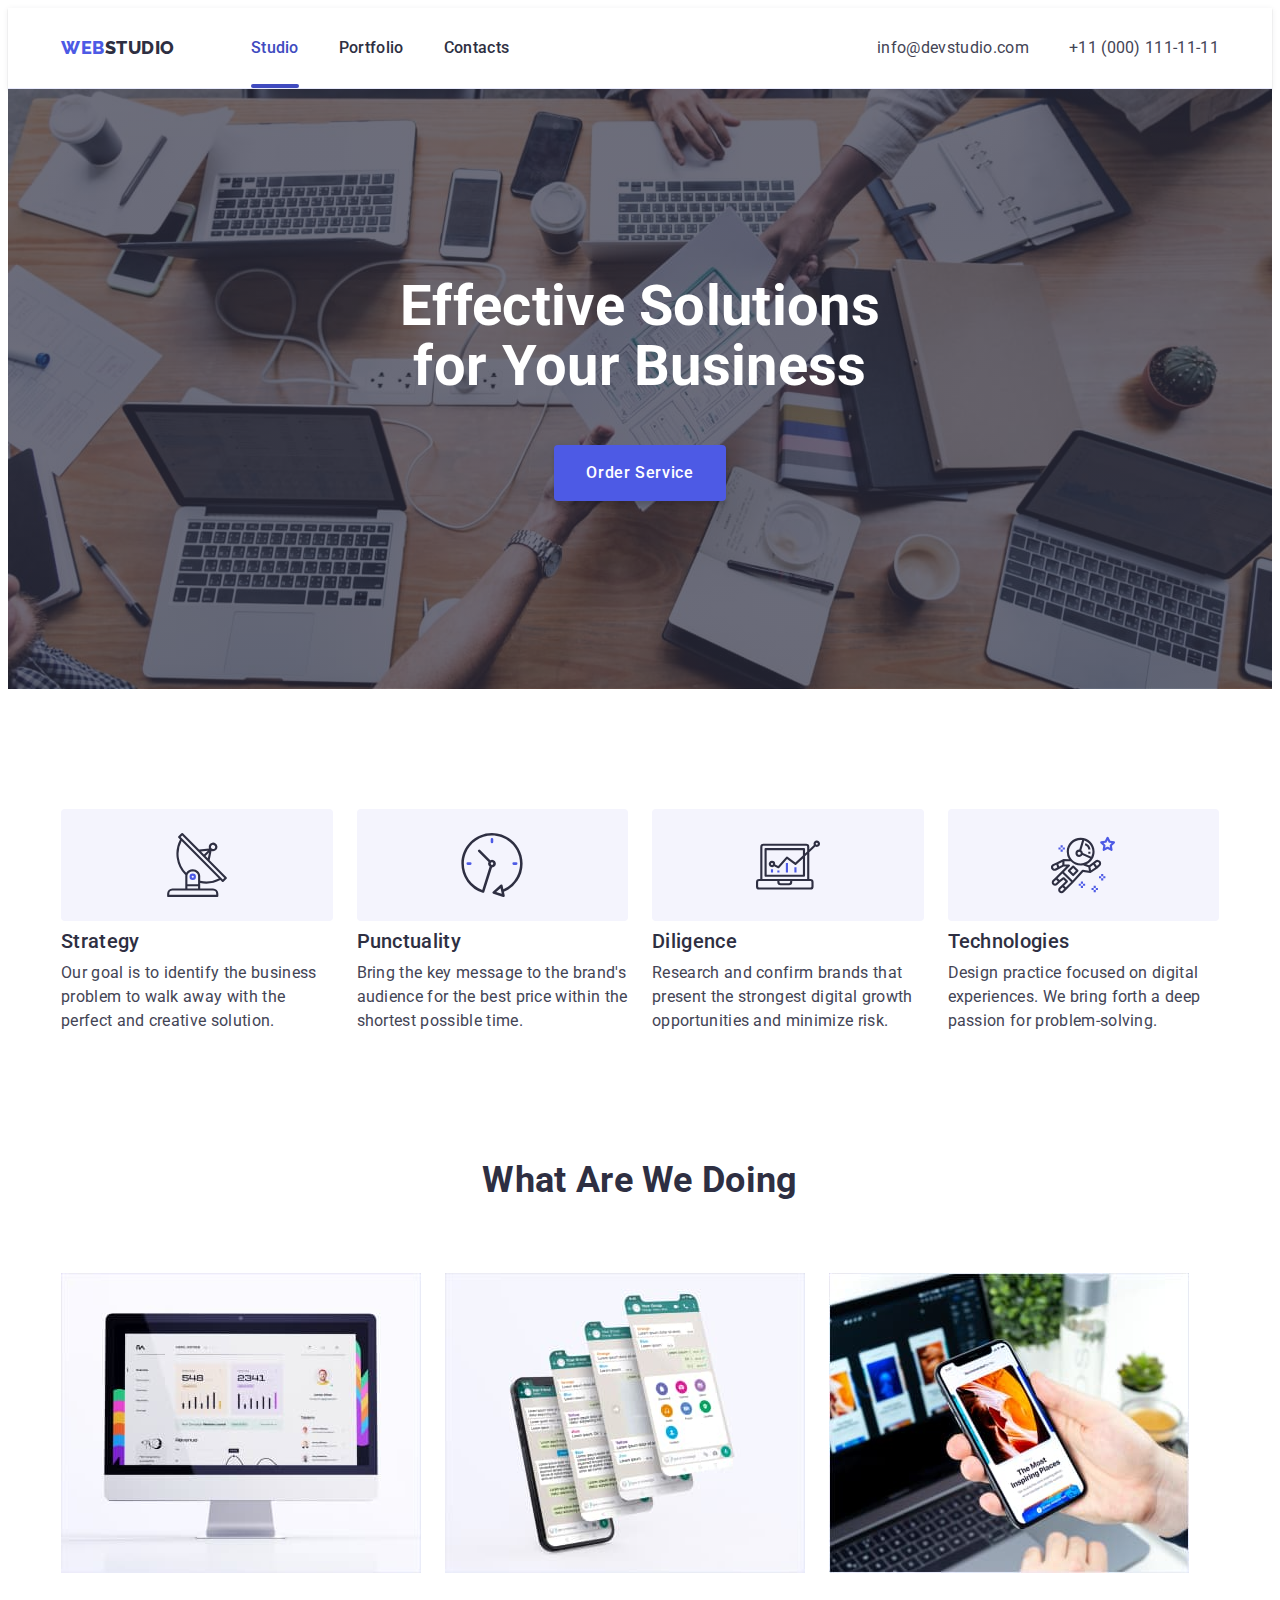
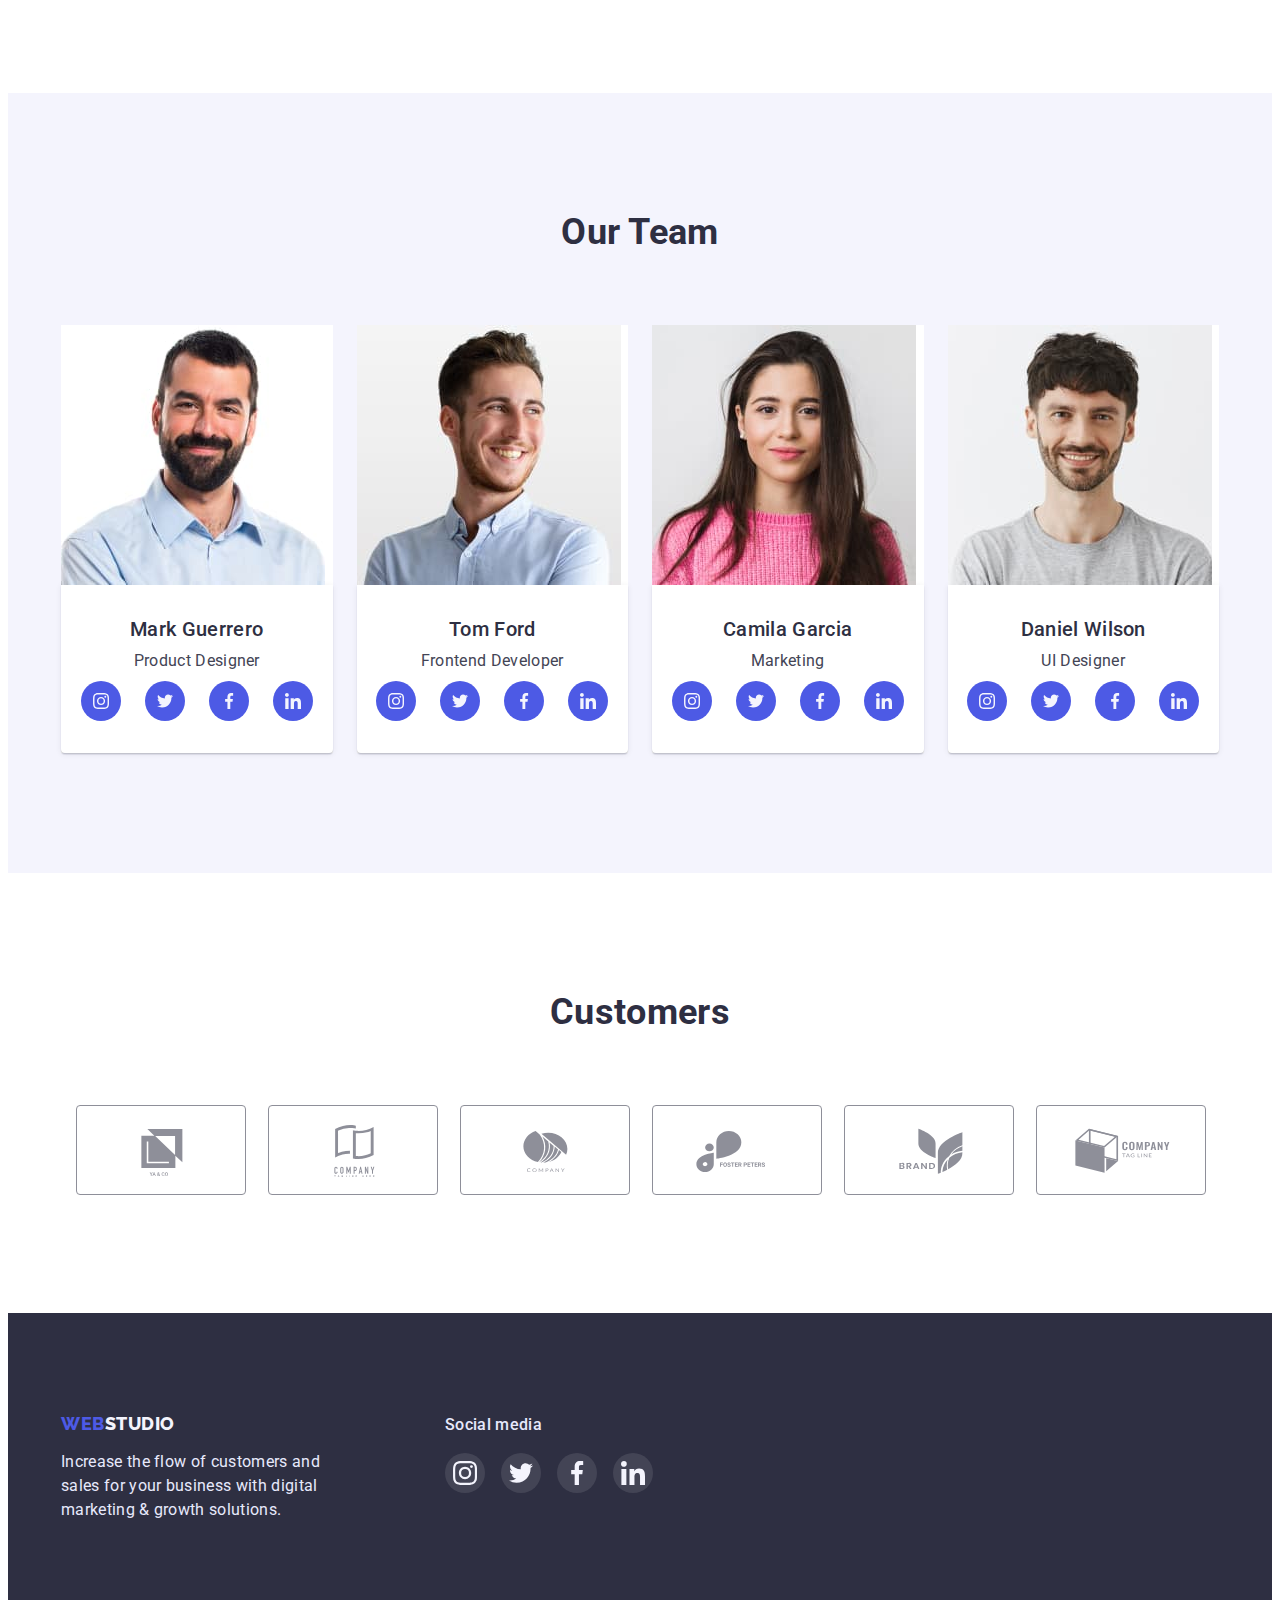
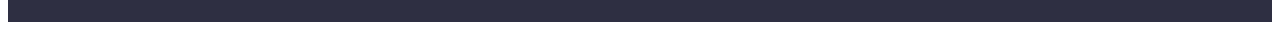
<file: index.html>
<!DOCTYPE html>
<html lang="en">
  <head>
    <meta charset="UTF-8" />
    <meta http-equiv="X-UA-Compatible" content="IE=edge" />
    <meta name="viewport" content="width=device-width, initial-scale=1.0" />
    <title>Web Studio</title>
    <link rel="preconnect" href="https://fonts.googleapis.com" />
    <link rel="preconnect" href="https://fonts.gstatic.com" crossorigin />
    <link
      href="https://fonts.googleapis.com/css2?family=Raleway:wght@800&family=Roboto:wght@400;500;700;900&display=swap"
      rel="stylesheet"
    />
    <link
      rel="stylesheet"
      href="https://cdnjs.cloudflare.com/ajax/libs/modern-normalize/1.1.0/modern-normalize.min.css"
      integrity="sha512-wpPYUAdjBVSE4KJnH1VR1HeZfpl1ub8YT/NKx4PuQ5NmX2tKuGu6U/JRp5y+Y8XG2tV+wKQpNHVUX03MfMFn9Q=="
      crossorigin="anonymous"
      referrerpolicy="no-referrer"
    />
    <link rel="stylesheet" href="./css/styles.css" />
  </head>
  <body>
    <!-- HEADER -->
    <header class="header">
      <div class="container header-container">
        <nav class="header-nav">
          <a class="logo header-logo link" href="./index.html"
            >web<span class="header-logo-accent">studio</span></a
          >
          <ul class="header-list list">
            <li class="header-item">
              <a class="header-link link current" href="./index.html">Studio</a>
            </li>
            <li class="header-item">
              <a class="header-link link" href="./portfolio.html">Portfolio</a>
            </li>
            <li class="header-item">
              <a class="header-link link" href="">Contacts</a>
            </li>
          </ul>
        </nav>
        <address class="header-contacts">
          <ul class="header-contact-list list">
            <li class="header-list-item">
              <a class="header-mail link" href="mailto:info@devstudio.com"
                >info@devstudio.com</a
              >
            </li>
            <li class="header-list-item">
              <a class="header-phone-number link" href="tel:+110001111111"
                >+11 (000) 111-11-11</a
              >
            </li>
          </ul>
        </address>
      </div>
    </header>
    <!-- MAIN -->
    <main>
      <!-- HERO -->
      <section class="hero-section">
        <div class="container">
          <h1 class="hero-title">Effective Solutions for Your Business</h1>
          <button class="hero-btn" type="button" data-modal-open>
            Order Service
          </button>
        </div>
      </section>
      <!-- FEATURES -->
      <section class="section">
        <div class="container">
          <h2 class="section-title visually-hidden">Features</h2>
          <ul class="feature-list list">
            <li class="feature-item">
              <div class="feature-icons">
                <svg class="feature-icon" width="64" height="64">
                  <use href="./images/icons.svg#icon-antenna"></use>
                </svg>
              </div>
              <h3 class="subtitle">Strategy</h3>
              <p class="description">
                Our goal is to identify the business problem to walk away with
                the perfect and creative solution.
              </p>
            </li>
            <li class="feature-item">
              <div class="feature-icons">
                <svg class="feature-icon" width="64" height="64">
                  <use href="./images/icons.svg#icon-clock"></use>
                </svg>
              </div>
              <h3 class="subtitle">Punctuality</h3>
              <p class="description">
                Bring the key message to the brand's audience for the best price
                within the shortest possible time.
              </p>
            </li>
            <li class="feature-item">
              <div class="feature-icons">
                <svg class="feature-icon" width="64" height="64">
                  <use href="./images/icons.svg#icon-diagram"></use>
                </svg>
              </div>
              <h3 class="subtitle">Diligence</h3>
              <p class="description">
                Research and confirm brands that present the strongest digital
                growth opportunities and minimize risk.
              </p>
            </li>
            <li class="feature-item">
              <div class="feature-icons">
                <svg class="feature-icon" width="64" height="64">
                  <use href="./images/icons.svg#icon-astronaut"></use>
                </svg>
              </div>
              <h3 class="subtitle">Technologies</h3>
              <p class="description">
                Design practice focused on digital experiences. We bring forth a
                deep passion for problem-solving.
              </p>
            </li>
          </ul>
        </div>
      </section>
      <!-- WHAT ARE WE DOING -->
      <section class="section activities-section">
        <div class="container">
          <h2 class="section-title">What are we doing</h2>
          <ul class="activities-list list">
            <li class="activities">
              <img
                src="./images/what-are-we-doing/desktop-application.jpg"
                alt="desktop application"
                width="360"
                height="300"
              />
            </li>
            <li class="activities">
              <img
                src="./images/what-are-we-doing/cellphone.jpg"
                alt="cellphone"
                width="360"
                height="300"
              />
            </li>
            <li class="activities">
              <img
                src="./images/what-are-we-doing/mobile-application.jpg"
                alt="mobile aplication"
                width="360"
                height="300"
              />
            </li>
          </ul>
        </div>
      </section>
      <!-- OUR TEAM -->
      <section class="section team">
        <div class="container">
          <h2 class="section-title">Our Team</h2>
          <ul class="team-list list">
            <li class="list-item">
              <img
                class="team-card-photo"
                src="./images/employees/mark-guerrero.jpg"
                alt="Mark Guerrero"
                width="264"
                height="260"
              />
              <div class="team-card-content-wrapper">
                <h3 class="subtitle">Mark Guerrero</h3>
                <p class="description">Product Designer</p>
                <ul class="socials list">
                  <li class="socials-item">
                    <a
                      class="socials-link"
                      href="https://instagram.com"
                      target="_blank"
                      rel="noopener noreferrer"
                      aria-label="Instagram link"
                    >
                      <svg class="socials-icon" width="16" height="16">
                        <use href="./images/icons.svg#icon-instagram"></use>
                      </svg>
                    </a>
                  </li>
                  <li class="socials-item">
                    <a
                      class="socials-link"
                      href="https://twitter.com"
                      target="_blank"
                      rel="noopener noreferrer"
                      aria-label="Twitter link"
                    >
                      <svg class="socials-icon" width="16" height="16">
                        <use href="./images/icons.svg#icon-twitter"></use>
                      </svg>
                    </a>
                  </li>
                  <li class="socials-item">
                    <a
                      class="socials-link"
                      href="https://facebook.com"
                      target="_blank"
                      rel="noopener noreferrer"
                      aria-label="Facebook link"
                    >
                      <svg class="socials-icon" width="16" height="16">
                        <use href="./images/icons.svg#icon-facebook"></use>
                      </svg>
                    </a>
                  </li>
                  <li class="socials-item">
                    <a
                      class="socials-link"
                      href="https://linkedin.com"
                      target="_blank"
                      rel="noopener noreferrer"
                      aria-label="Linkedin link"
                    >
                      <svg class="socials-icon" width="16" height="16">
                        <use href="./images/icons.svg#icon-linkedin"></use>
                      </svg>
                    </a>
                  </li>
                </ul>
              </div>
            </li>
            <li class="list-item">
              <img
                class="team-card-photo"
                src="./images/employees/tom-ford.jpg"
                alt="Tom Ford"
                width="264"
                height="260"
              />
              <div class="team-card-content-wrapper">
                <h3 class="subtitle">Tom Ford</h3>
                <p class="description">Frontend Developer</p>
                <ul class="socials list">
                  <li class="socials-item">
                    <a
                      class="socials-link"
                      href="https://instagram.com"
                      target="_blank"
                      rel="noopener noreferrer"
                      aria-label="Instagram link"
                    >
                      <svg class="socials-icon" width="16" height="16">
                        <use href="./images/icons.svg#icon-instagram"></use>
                      </svg>
                    </a>
                  </li>
                  <li class="socials-item">
                    <a
                      class="socials-link"
                      href="https://twitter.com"
                      target="_blank"
                      rel="noopener noreferrer"
                      aria-label="Twitter link"
                    >
                      <svg class="socials-icon" width="16" height="16">
                        <use href="./images/icons.svg#icon-twitter"></use>
                      </svg>
                    </a>
                  </li>
                  <li class="socials-item">
                    <a
                      class="socials-link"
                      href="https://facebook.com"
                      target="_blank"
                      rel="noopener noreferrer"
                      aria-label="Facebook link"
                    >
                      <svg class="socials-icon" width="16" height="16">
                        <use href="./images/icons.svg#icon-facebook"></use>
                      </svg>
                    </a>
                  </li>
                  <li class="socials-item">
                    <a
                      class="socials-link"
                      href="https://linkedin.com"
                      target="_blank"
                      rel="noopener noreferrer"
                      aria-label="Linkedin link"
                    >
                      <svg class="socials-icon" width="16" height="16">
                        <use href="./images/icons.svg#icon-linkedin"></use>
                      </svg>
                    </a>
                  </li>
                </ul>
              </div>
            </li>
            <li class="list-item">
              <img
                class="team-card-photo"
                src="./images/employees/camila-garcia.jpg"
                alt="Camila Garcia"
                width="264"
                height="260"
              />
              <div class="team-card-content-wrapper">
                <h3 class="subtitle">Camila Garcia</h3>
                <p class="description">Marketing</p>
                <ul class="socials list">
                  <li class="socials-item">
                    <a
                      class="socials-link"
                      href="https://instagram.com"
                      target="_blank"
                      rel="noopener noreferrer"
                      aria-label="Instagram link"
                    >
                      <svg class="socials-icon" width="16" height="16">
                        <use href="./images/icons.svg#icon-instagram"></use>
                      </svg>
                    </a>
                  </li>
                  <li class="socials-item">
                    <a
                      class="socials-link"
                      href="https://twitter.com"
                      target="_blank"
                      rel="noopener noreferrer"
                      aria-label="Twitter link"
                    >
                      <svg class="socials-icon" width="16" height="16">
                        <use href="./images/icons.svg#icon-twitter"></use>
                      </svg>
                    </a>
                  </li>
                  <li class="socials-item">
                    <a
                      class="socials-link"
                      href="https://facebook.com"
                      target="_blank"
                      rel="noopener noreferrer"
                      aria-label="Facebook link"
                    >
                      <svg class="socials-icon" width="16" height="16">
                        <use href="./images/icons.svg#icon-facebook"></use>
                      </svg>
                    </a>
                  </li>
                  <li class="socials-item">
                    <a
                      class="socials-link"
                      href="https://linkedin.com"
                      target="_blank"
                      rel="noopener noreferrer"
                      aria-label="Linkedin link"
                    >
                      <svg class="socials-icon" width="16" height="16">
                        <use href="./images/icons.svg#icon-linkedin"></use>
                      </svg>
                    </a>
                  </li>
                </ul>
              </div>
            </li>
            <li class="list-item">
              <img
                class="team-card-photo"
                src="./images/employees/daniel-wilson.jpg"
                alt="Daniel Wilson"
                width="264"
                height="260"
              />
              <div class="team-card-content-wrapper">
                <h3 class="subtitle">Daniel Wilson</h3>
                <p class="description">UI Designer</p>
                <ul class="socials list">
                  <li class="socials-item">
                    <a
                      class="socials-link"
                      href="https://instagram.com"
                      target="_blank"
                      rel="noopener noreferrer"
                      aria-label="Instagram link"
                    >
                      <svg class="socials-icon" width="16" height="16">
                        <use href="./images/icons.svg#icon-instagram"></use>
                      </svg>
                    </a>
                  </li>
                  <li class="socials-item">
                    <a
                      class="socials-link"
                      href="https://twitter.com"
                      target="_blank"
                      rel="noopener noreferrer"
                      aria-label="Twitter link"
                    >
                      <svg class="socials-icon" width="16" height="16">
                        <use href="./images/icons.svg#icon-twitter"></use>
                      </svg>
                    </a>
                  </li>
                  <li class="socials-item">
                    <a
                      class="socials-link"
                      href="https://facebook.com"
                      target="_blank"
                      rel="noopener noreferrer"
                      aria-label="Facebook link"
                    >
                      <svg class="socials-icon" width="16" height="16">
                        <use href="./images/icons.svg#icon-facebook"></use>
                      </svg>
                    </a>
                  </li>
                  <li class="socials-item">
                    <a
                      class="socials-link"
                      href="https://linkedin.com"
                      target="_blank"
                      rel="noopener noreferrer"
                      aria-label="Linkedin link"
                    >
                      <svg class="socials-icon" width="16" height="16">
                        <use href="./images/icons.svg#icon-linkedin"></use>
                      </svg>
                    </a>
                  </li>
                </ul>
              </div>
            </li>
          </ul>
        </div>
      </section>
      <!-- CUSTOMERS -->
      <section class="section">
        <div class="container">
          <h2 class="section-title">Customers</h2>
          <ul class="customers list">
            <li class="customers-item">
              <a
                class="customers-link"
                href=""
                target="_blank"
                rel="noopener noreferrer"
                aria-label="Customer link"
              >
                <svg class="socials-icon" width="104" height="56">
                  <use href="./images/icons.svg#icon-logo"></use>
                </svg>
              </a>
            </li>
            <li class="customers-item">
              <a
                class="customers-link"
                href=""
                target="_blank"
                rel="noopener noreferrer"
                aria-label="Customer link"
              >
                <svg class="socials-icon" width="104" height="56">
                  <use href="./images/icons.svg#icon-logo-1"></use>
                </svg>
              </a>
            </li>
            <li class="customers-item">
              <a
                class="customers-link"
                href=""
                target="_blank"
                rel="noopener noreferrer"
                aria-label="Customer link"
              >
                <svg class="socials-icon" width="104" height="56">
                  <use href="./images/icons.svg#icon-logo-2"></use>
                </svg>
              </a>
            </li>
            <li class="customers-item">
              <a
                class="customers-link"
                href=""
                target="_blank"
                rel="noopener noreferrer"
                aria-label="Customer link"
              >
                <svg class="socials-icon" width="104" height="56">
                  <use href="./images/icons.svg#icon-logo-3"></use>
                </svg>
              </a>
            </li>
            <li class="customers-item">
              <a
                class="customers-link"
                href=""
                target="_blank"
                rel="noopener noreferrer"
                aria-label="Customer link"
              >
                <svg class="socials-icon" width="104" height="56">
                  <use href="./images/icons.svg#icon-logo-4"></use>
                </svg>
              </a>
            </li>
            <li class="customers-item">
              <a
                class="customers-link"
                href=""
                target="_blank"
                rel="noopener noreferrer"
                aria-label="Customer link"
              >
                <svg class="socials-icon" width="104" height="56">
                  <use href="./images/icons.svg#icon-logo-5"></use>
                </svg>
              </a>
            </li>
          </ul>
        </div>
      </section>
    </main>
    <!-- FOOTER -->
    <footer class="footer">
      <div class="footer-container container">
        <div class="footer-lesf-side">
          <a class="logo footer-logo link" href="./index.html"
            >web<span class="footer-logo-accent">studio</span></a
          >
          <p class="footer-text">
            Increase the flow of customers and sales for your business with
            digital marketing &amp; growth solutions.
          </p>
        </div>
        <div class="social-media">
          <h2 class="footer-socials-title">Social media</h2>
          <ul class="footer-socials list">
            <li class="footer-socials-item">
              <a
                class="footer-socials-link"
                href="https://instagram.com"
                target="_blank"
                rel="noopener noreferrer"
                aria-label="Instagram link"
              >
                <svg class="footer-socials-icon" width="24" height="24">
                  <use href="./images/icons.svg#icon-instagram"></use>
                </svg>
              </a>
            </li>
            <li class="footer-socials-item">
              <a
                class="footer-socials-link"
                href="https://twitter.com"
                target="_blank"
                rel="noopener noreferrer"
                aria-label="Twitter link"
              >
                <svg class="footer-socials-icon" width="24" height="24">
                  <use href="./images/icons.svg#icon-twitter"></use>
                </svg>
              </a>
            </li>
            <li class="footer-socials-item">
              <a
                class="footer-socials-link"
                href="https://facebook.com"
                target="_blank"
                rel="noopener noreferrer"
                aria-label="Facebook link"
              >
                <svg class="footer-socials-icon" width="24" height="24">
                  <use href="./images/icons.svg#icon-facebook"></use>
                </svg>
              </a>
            </li>
            <li class="footer-socials-item">
              <a
                class="footer-socials-link"
                href="https://linkedin.com"
                target="_blank"
                rel="noopener noreferrer"
                aria-label="Linkedin link"
              >
                <svg class="footer-socials-icon" width="24" height="24">
                  <use href="./images/icons.svg#icon-linkedin"></use>
                </svg>
              </a>
            </li>
          </ul>
        </div>
      </div>
    </footer>
    <!-- MODAL BUTTON -->
    <div class="backdrop is-hidden" data-modal>
      <div class="modal">
        <button class="modal-close-btn" type="button" data-modal-close>
          <svg class="modal-close-btn-icon" width="8" height="8">
            <use href="./images/icons.svg#close"></use>
          </svg>
        </button>
      </div>
    </div>
    <!-- JAVA SCRIPT -->
    <script src="./js/modal.js"></script>
  </body>
</html>
</file>
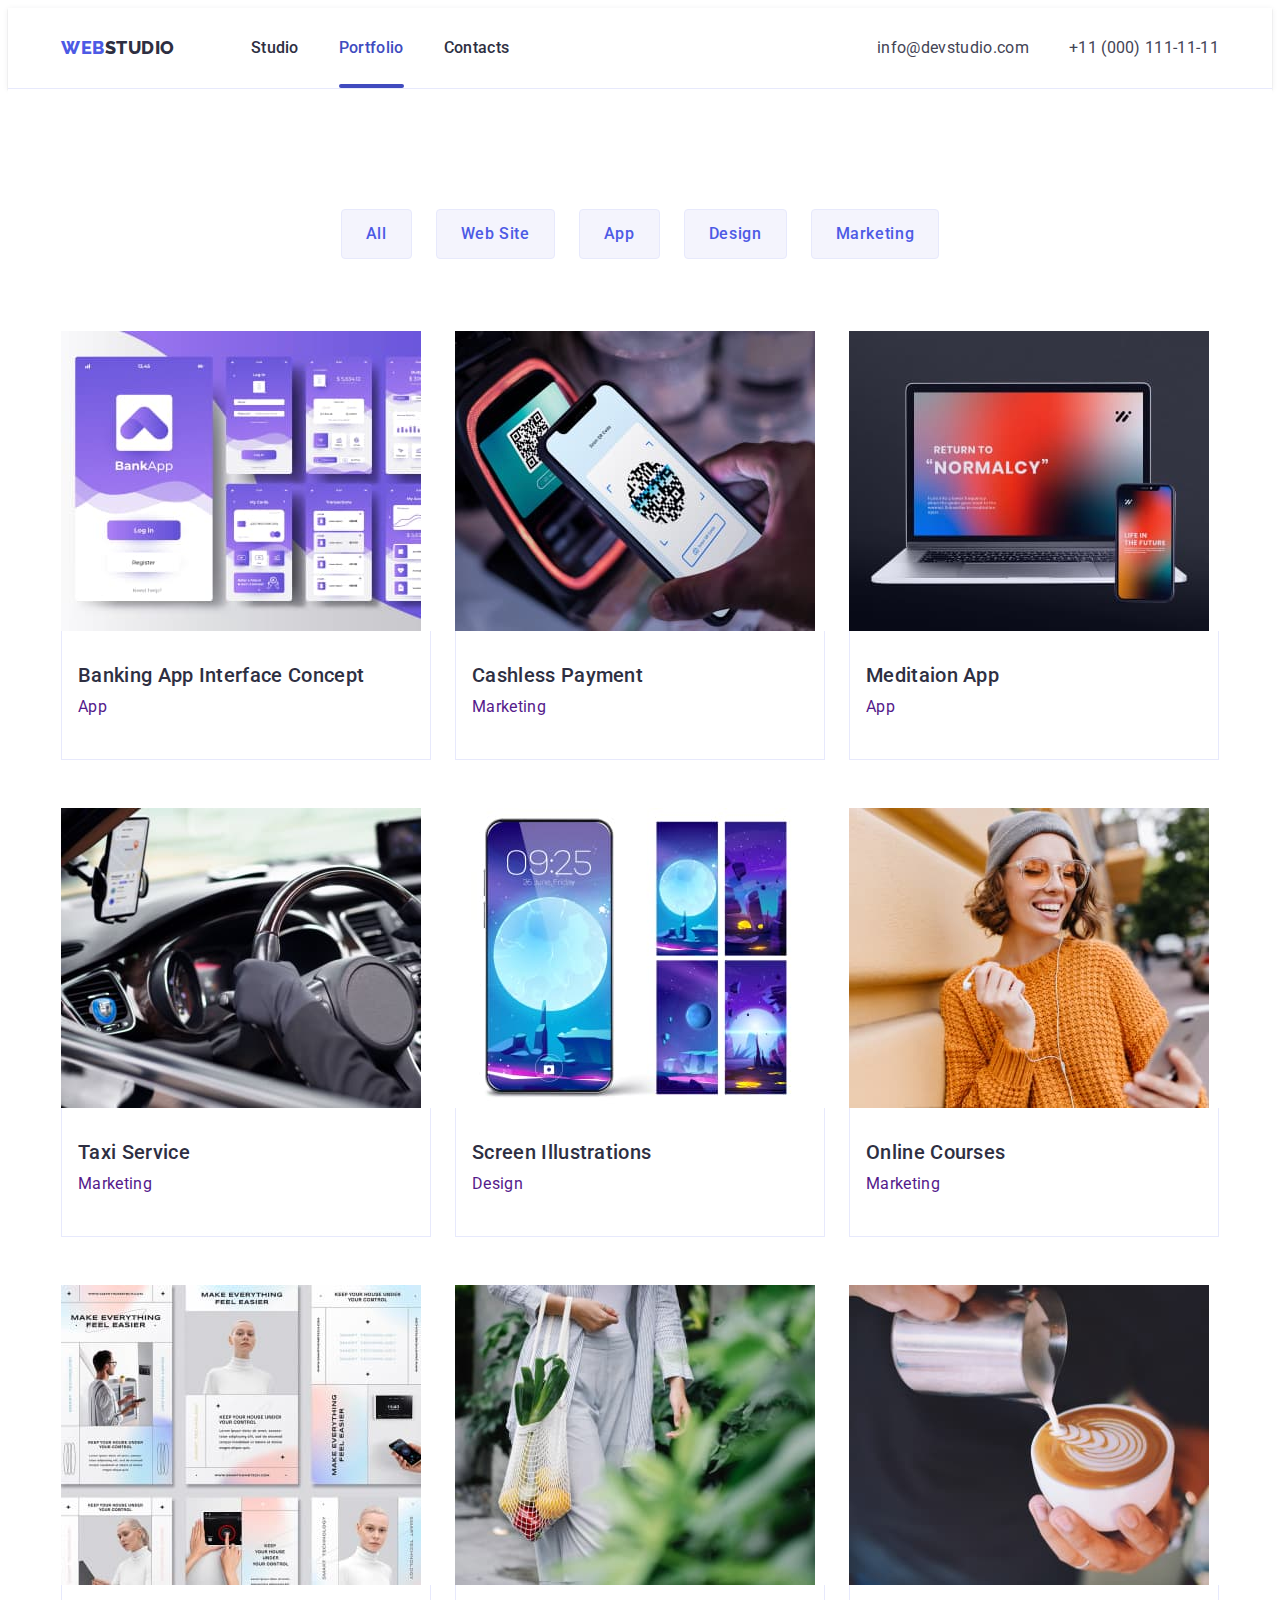
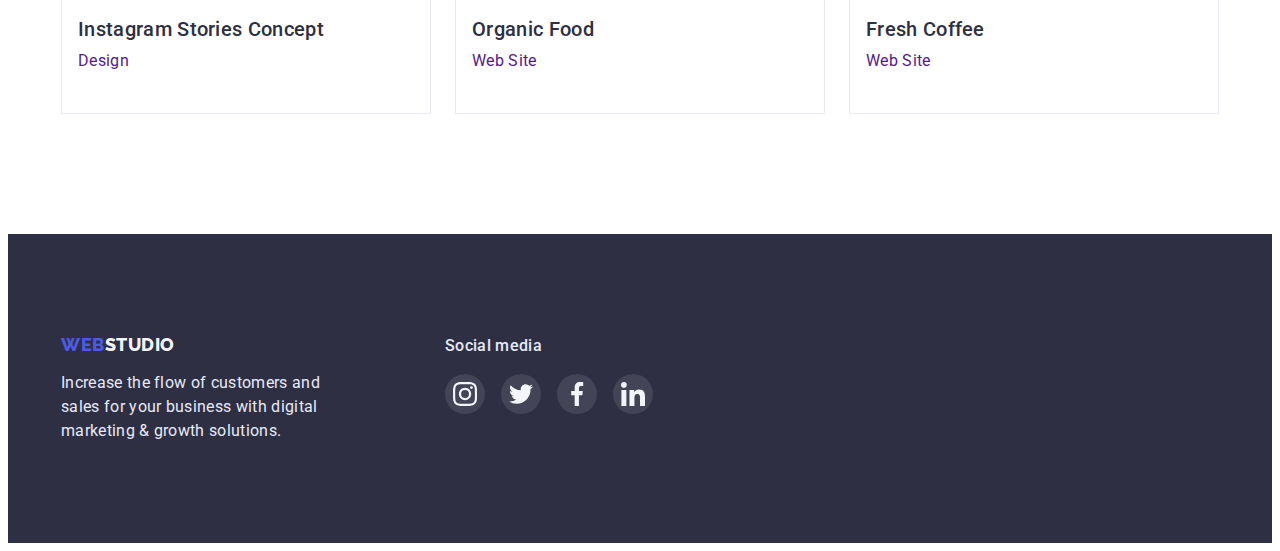
<file: portfolio.html>
<!DOCTYPE html>
<html lang="en">
  <head>
    <meta charset="UTF-8" />
    <meta http-equiv="X-UA-Compatible" content="IE=edge" />
    <meta name="viewport" content="width=device-width, initial-scale=1.0" />
    <title>Portfolio</title>
    <link rel="preconnect" href="https://fonts.googleapis.com" />
    <link rel="preconnect" href="https://fonts.gstatic.com" crossorigin />
    <link
      href="https://fonts.googleapis.com/css2?family=Raleway:wght@800&family=Roboto:wght@400;500;700;900&display=swap"
      rel="stylesheet"
    />
    <link
      rel="stylesheet"
      href="https://cdnjs.cloudflare.com/ajax/libs/modern-normalize/1.1.0/modern-normalize.min.css"
      integrity="sha512-wpPYUAdjBVSE4KJnH1VR1HeZfpl1ub8YT/NKx4PuQ5NmX2tKuGu6U/JRp5y+Y8XG2tV+wKQpNHVUX03MfMFn9Q=="
      crossorigin="anonymous"
      referrerpolicy="no-referrer"
    />
    <link rel="stylesheet" href="./css/styles.css" />
  </head>
  <body>
    <!-- HEADER -->
    <header class="header">
      <div class="container header-container">
        <nav class="header-nav">
          <a class="logo header-logo link" href="./index.html"
            >web<span class="header-logo-accent">studio</span></a
          >
          <ul class="header-list list">
            <li class="header-item">
              <a class="header-link link" href="./index.html">Studio</a>
            </li>
            <li class="header-item">
              <a class="header-link link current" href="./portfolio.html"
                >Portfolio</a
              >
            </li>
            <li class="header-item">
              <a class="header-link link" href="">Contacts</a>
            </li>
          </ul>
        </nav>
        <address class="header-contacts">
          <ul class="header-contact-list list">
            <li class="header-list-item">
              <a class="header-mail link" href="mailto:info@devstudio.com"
                >info@devstudio.com</a
              >
            </li>
            <li class="header-list-item">
              <a class="header-phone-number link" href="tel:+110001111111"
                >+11 (000) 111-11-11</a
              >
            </li>
          </ul>
        </address>
      </div>
    </header>
    <!-- MAIN -->
    <main>
      <!-- HERO -->
      <section class="section">
        <div class="container">
          <h1 class="visually-hidden">Portfolio</h1>
          <ul class="filter-list list">
            <li class="filter-list-item">
              <button class="filter-btn" type="button">All</button>
            </li>
            <li class="filter-list-item">
              <button class="filter-btn" type="button">Web Site</button>
            </li>
            <li class="filter-list-item">
              <button class="filter-btn" type="button">App</button>
            </li>
            <li class="filter-list-item">
              <button class="filter-btn" type="button">Design</button>
            </li>
            <li class="filter-list-item">
              <button class="filter-btn" type="button">Marketing</button>
            </li>
          </ul>
          <ul class="row-list list">
            <li class="row-items">
              <a href="" class="project-card-link link">
                <div class="project-card-img">
                  <img
                    src="./images/project-cards/project-card-1.jpg"
                    alt="Banking app interface concept"
                    width="360"
                    height="300"
                  />
                  <div class="project-description">
                    14 Stylish and User-Friendly App Design Concepts · Task
                    Manager App · Calorie Tracker App · Exotic Fruit Ecommerce
                    App · Cloud Storage App
                  </div>
                </div>
                <div class="card-content-wrapper">
                  <h2 class="subtitle">Banking App Interface Concept</h2>
                  <p class="description">App</p>
                </div>
              </a>
            </li>
            <li class="row-items">
              <a href="" class="project-card-link link">
                <div class="project-card-img">
                  <img
                    src="./images/project-cards/project-card-2.jpg"
                    alt="A phone scanning QR code"
                    width="360"
                    height="300"
                  />
                  <div class="project-description">
                    14 Stylish and User-Friendly App Design Concepts · Task
                    Manager App · Calorie Tracker App · Exotic Fruit Ecommerce
                    App · Cloud Storage App
                  </div>
                </div>
                <div class="card-content-wrapper">
                  <h2 class="subtitle">Cashless Payment</h2>
                  <p class="description">Marketing</p>
                </div>
              </a>
            </li>
            <li class="row-items">
              <a href="" class="project-card-link link">
                <div class="project-card-img">
                  <img
                    src="./images/project-cards/project-card-3.jpg"
                    alt="Laptop and phone show the same application"
                    width="360"
                    height="300"
                  />
                  <div class="project-description">
                    14 Stylish and User-Friendly App Design Concepts · Task
                    Manager App · Calorie Tracker App · Exotic Fruit Ecommerce
                    App · Cloud Storage App
                  </div>
                </div>
                <div class="card-content-wrapper">
                  <h2 class="subtitle">Meditaion App</h2>
                  <p class="description">App</p>
                </div>
              </a>
            </li>
            <li class="row-items">
              <a href="" class="project-card-link link">
                <div class="project-card-img">
                  <img
                    src="./images/project-cards/project-card-4.jpg"
                    alt="Hands on the steering wheel of a car"
                    width="360"
                    height="300"
                  />
                  <div class="project-description">
                    14 Stylish and User-Friendly App Design Concepts · Task
                    Manager App · Calorie Tracker App · Exotic Fruit Ecommerce
                    App · Cloud Storage App
                  </div>
                </div>
                <div class="card-content-wrapper">
                  <h2 class="subtitle">Taxi Service</h2>
                  <p class="description">Marketing</p>
                </div>
              </a>
            </li>
            <li class="row-items">
              <a href="" class="project-card-link link">
                <div class="project-card-img">
                  <img
                    src="./images/project-cards/project-card-5.jpg"
                    alt="Phone screen illustrations"
                    width="360"
                    height="300"
                  />
                  <div class="project-description">
                    14 Stylish and User-Friendly App Design Concepts · Task
                    Manager App · Calorie Tracker App · Exotic Fruit Ecommerce
                    App · Cloud Storage App
                  </div>
                </div>
                <div class="card-content-wrapper">
                  <h2 class="subtitle">Screen Illustrations</h2>
                  <p class="description">Design</p>
                </div>
              </a>
            </li>
            <li class="row-items">
              <a href="" class="project-card-link link">
                <div class="project-card-img">
                  <img
                    src="./images/project-cards/project-card-6.jpg"
                    alt="A girl in a yellow sweater speaks on a video call on a phone"
                    width="360"
                    height="300"
                  />
                  <div class="project-description">
                    14 Stylish and User-Friendly App Design Concepts · Task
                    Manager App · Calorie Tracker App · Exotic Fruit Ecommerce
                    App · Cloud Storage App
                  </div>
                </div>
                <div class="card-content-wrapper">
                  <h2 class="subtitle">Online Courses</h2>
                  <p class="description">Marketing</p>
                </div>
              </a>
            </li>
            <li class="row-items">
              <a href="" class="project-card-link link">
                <div class="project-card-img">
                  <img
                    src="./images/project-cards/project-card-7.jpg"
                    alt="Instagram stories сoncept"
                    width="360"
                    height="300"
                  />
                  <div class="project-description">
                    14 Stylish and User-Friendly App Design Concepts · Task
                    Manager App · Calorie Tracker App · Exotic Fruit Ecommerce
                    App · Cloud Storage App
                  </div>
                </div>
                <div class="card-content-wrapper">
                  <h2 class="subtitle">Instagram Stories Concept</h2>
                  <p class="description">Design</p>
                </div>
              </a>
            </li>
            <li class="row-items">
              <a href="" class="project-card-link link">
                <div class="project-card-img">
                  <img
                    src="./images/project-cards/project-card-8.jpg"
                    alt="Woman carries a net bag with vegetables and fruits"
                    width="360"
                    height="300"
                  />
                  <div class="project-description">
                    14 Stylish and User-Friendly App Design Concepts · Task
                    Manager App · Calorie Tracker App · Exotic Fruit Ecommerce
                    App · Cloud Storage App
                  </div>
                </div>
                <div class="card-content-wrapper">
                  <h2 class="subtitle">Organic Food</h2>
                  <p class="description">Web Site</p>
                </div>
              </a>
            </li>
            <li class="row-items">
              <a href="" class="project-card-link link">
                <div class="project-card-img">
                  <img
                    src="./images/project-cards/project-card-9.jpg"
                    alt="Adding milk to a cup of coffee"
                    width="360"
                    height="300"
                  />
                  <div class="project-description">
                    14 Stylish and User-Friendly App Design Concepts · Task
                    Manager App · Calorie Tracker App · Exotic Fruit Ecommerce
                    App · Cloud Storage App
                  </div>
                </div>
                <div class="card-content-wrapper">
                  <h2 class="subtitle">Fresh Coffee</h2>
                  <p class="description">Web Site</p>
                </div>
              </a>
            </li>
          </ul>
        </div>
      </section>
    </main>
    <!-- FOOTER -->
    <footer class="footer">
      <div class="footer-container container">
        <div class="footer-lesf-side">
          <a class="logo footer-logo link" href="./index.html"
            >web<span class="footer-logo-accent">studio</span></a
          >
          <p class="footer-text">
            Increase the flow of customers and sales for your business with
            digital marketing &amp; growth solutions.
          </p>
        </div>
        <div class="social-media">
          <h2 class="footer-socials-title">Social media</h2>
          <ul class="footer-socials list">
            <li class="footer-socials-item">
              <a
                class="footer-socials-link"
                href="https://instagram.com"
                target="_blank"
                rel="noopener noreferrer"
                aria-label="Instagram link"
              >
                <svg class="footer-socials-icon" width="24" height="24">
                  <use href="./images/icons.svg#icon-instagram"></use>
                </svg>
              </a>
            </li>
            <li class="footer-socials-item">
              <a
                class="footer-socials-link"
                href="https://twitter.com"
                target="_blank"
                rel="noopener noreferrer"
                aria-label="Twitter link"
              >
                <svg class="footer-socials-icon" width="24" height="24">
                  <use href="./images/icons.svg#icon-twitter"></use>
                </svg>
              </a>
            </li>
            <li class="footer-socials-item">
              <a
                class="footer-socials-link"
                href="https://facebook.com"
                target="_blank"
                rel="noopener noreferrer"
                aria-label="Facebook link"
              >
                <svg class="footer-socials-icon" width="24" height="24">
                  <use href="./images/icons.svg#icon-facebook"></use>
                </svg>
              </a>
            </li>
            <li class="footer-socials-item">
              <a
                class="footer-socials-link"
                href="https://linkedin.com"
                target="_blank"
                rel="noopener noreferrer"
                aria-label="Linkedin link"
              >
                <svg class="footer-socials-icon" width="24" height="24">
                  <use href="./images/icons.svg#icon-linkedin"></use>
                </svg>
              </a>
            </li>
          </ul>
        </div>
      </div>
    </footer>
  </body>
</html>
</file>
<file: css/styles.css>
:root {
  /* -----------------TEXT COLORS---------------- */
  --primary-font: 'Roboto', sans-serif;
  --secondary-font: 'Raleway', sans-serif;
  --primary-txt-cl: #434455;
  --secondary-txt-cl: #2e2f42;
  --accent-txt-cl: #4d5ae5;
  --light-accent-txt-cl: #e7e9fc;
  --light-theme-btn-txt-cl: #4d5ae5;
  --dark-theme-btn-txt-cl: #fff;
  --link-hover-txt-cl: #404bbf;
  --hero-title-txt-cl: #fff;
  --footer-logo-accent-txt-cl: #f4f4fd;
  --icon-text-fill-cl: #f4f4fd;
  /* ---------------------BG COLORS----------------- */
  --primary-bg-cl: #fff;
  --secondary-bg-cl: #2e2f42;
  --light-bg-cl: #f4f4fd;
  --active-btn-bg-cl: #404bbf;
  --hero-btn-bg-cl: #4d5ae5;
  --dark-social-btn-bg-cl: rgba(255, 255, 255, 0.1);
  --footer-social-btn-hover-bg-cl: #31d0aa;
  /* ---------------------OTHERS----------------- */
  --indent: 24px;
  --radius: 4px;
  --feature-items: 4;
  --project-items: 3;
  --team-items: 4;

  --fast-anim: 250ms cubic-bezier(0.4, 0, 0.2, 1);
}
body {
  font-family: var(--primary-font);
  color: var(--primary-txt-cl);
  letter-spacing: 0.02em;
}
/* -----------------RESET STYLES---------------------- */
h1,
h2,
h3,
h4,
h5,
h6,
p {
  margin: 0;
}
img {
  display: block;
  max-width: 100%;
  height: auto;
}
button {
  cursor: pointer;
}
.link {
  text-decoration: none;
}
.list {
  list-style: none;
  margin: 0;
  padding: 0;
}
ul,
ol {
  margin-top: 0;
  margin-bottom: 0;
  padding-left: 0;
}
.container {
  width: 1158px;
  padding-left: 15px;
  padding-right: 15px;
  margin-left: auto;
  margin-right: auto;
}
/* ----------------------COMPONENTS--------------------- */
.logo {
  font-family: var(--secondary-font);
  font-weight: 800;
  font-size: 18px;
  letter-spacing: 0.03em;
  text-transform: uppercase;
  margin-right: 76px;

  color: var(--accent-txt-cl);
}
.section {
  background-color: var(--primary-bg-cl);

  padding-top: 120px;
  padding-bottom: 120px;
}
.section-title {
  font-size: 36px;
  line-height: 1.11;
  text-align: center;
  text-transform: capitalize;

  color: var(--secondary-txt-cl);

  margin-bottom: 72px;
}
.subtitle {
  font-weight: 500;
  font-size: 20px;
  line-height: 1.2;

  color: var(--secondary-txt-cl);

  margin-bottom: 8px;
}
.description {
  line-height: 1.5;
  margin-bottom: 8px;
}
.list-item {
  background-color: var(--primary-bg-cl);
}

/* ----------------HIDDEN TITLES-------------- */
.visually-hidden {
  position: absolute;
  width: 1px;
  height: 1px;
  margin: -1px;
  border: 0;
  padding: 0;

  white-space: nowrap;
  clip-path: inset(100%);
  clip: rect(0 0 0 0);
  overflow: hidden;
}
/* ------------------HEADER-------------------- */
.header {
  background-color: var(--primary-bg-cl);

  border-bottom: 1px solid #e7e9fc;
  box-shadow: 0px 2px 1px rgba(46, 47, 66, 0.08),
    0px 1px 1px rgba(46, 47, 66, 0.16), 0px 1px 6px rgba(46, 47, 66, 0.08);
}
.header-container {
  display: flex;
  align-items: center;
  justify-content: space-between;
}
.header-nav {
  display: flex;
  align-items: center;
}
.header-list,
.header-contact-list {
  display: flex;
  align-items: center;
  gap: 40px;
}
.header-logo {
  line-height: 1.33;

  margin-right: 76px;
}
.header-logo-accent {
  color: var(--secondary-txt-cl);
}
.header-link.current {
  color: var(--link-hover-txt-cl);
}
.header-link {
  position: relative;
  display: block;
  padding: 28px 0;

  font-weight: 500;
  line-height: 1.5;

  color: var(--secondary-txt-cl);

  transition: color var(--fast-anim);
}
.header-link:hover,
.header-link:focus {
  color: var(--link-hover-txt-cl);
}
.header-mail,
.header-phone-number {
  font-style: normal;
  line-height: 1.5;

  color: var(--primary-txt-cl);

  transition: color var(--fast-anim);
}
.header-mail:hover,
.header-mail:focus {
  color: var(--link-hover-txt-cl);
}
.header-phone-number:hover,
.header-phone-number:focus {
  color: var(--link-hover-txt-cl);
}
.header-link.current::after {
  content: '';
  position: absolute;
  bottom: 0;
  left: 0;

  display: block;
  width: 100%;
  height: 4px;
  border-radius: 2px;

  background-color: var(--active-btn-bg-cl);
}
/* ------------------HERO SECTION-------------------- */
.hero-section {
  background-color: var(--secondary-bg-cl);

  padding-top: 188px;
  padding-bottom: 188px;

  margin-right: auto;
  margin-left: auto;

  max-width: 1440px;
  background-image: linear-gradient(
      hsla(237, 18%, 22%, 0.7),
      rgba(46, 47, 66, 0.7)
    ),
    url(../images/hero-image/hero-image.jpg);
  background-repeat: no-repeat;
  background-size: cover;
  background-position: center;
}
.hero-title {
  font-size: 56px;
  line-height: 1.07;
  text-align: center;
  margin-bottom: 48px;

  color: var(--hero-title-txt-cl);

  width: 494px;
  margin-right: auto;
  margin-left: auto;
}
.hero-btn {
  font-family: inherit;
  font-weight: 500;
  font-size: 16px;
  line-height: 1.5;
  letter-spacing: 0.04em;

  display: block;
  min-width: 169px;
  margin-right: auto;
  margin-left: auto;
  padding: 16px 32px;

  box-shadow: 0px 4px 4px rgba(0, 0, 0, 0.15);
  border: transparent;
  border-radius: var(--radius);

  color: var(--dark-theme-btn-txt-cl);
  background-color: var(--hero-btn-bg-cl);

  transition: background-color var(--fast-anim);
}
.hero-btn:hover,
.hero-btn:focus {
  background-color: var(--active-btn-bg-cl);
}
/* ------------ FEATURES --------------------------- */
.feature-list {
  display: flex;
  gap: 24px;
}
.feature-item {
  display: flex;
  flex-wrap: wrap;
  align-items: center;
  flex-basis: calc(
    (100% - var(--indent) * (var(--feature-items) - 1)) / var(--feature-items)
  );
  gap: 8px;
}
.feature-icons {
  display: flex;
  align-items: center;
  justify-content: center;
  width: 100%;
  min-height: 112px;

  background: var(--light-bg-cl);
  border-radius: 4px;
}
.feature-item .subtitle {
  margin-bottom: 0;
}
/* ------------  WHAT ARE WE DOING --------------------------- */
.activities-section {
  padding-top: 0;
}
.activities-list {
  display: flex;
  flex-wrap: wrap;
  gap: 24px;
}
/* ---------------------TEAM---------------------- */
.section.team {
  background-color: var(--light-bg-cl);
}
.team-list {
  display: flex;
  flex-wrap: wrap;
  gap: 24px;
  text-align: center;
}
.team-list .subtitle {
  margin-bottom: 8px;
}
.list-item {
  flex-basis: calc(
    (100% - var(--indent) * (var(--team-items) - 1)) / var(--team-items)
  );
}
.team-card-content-wrapper {
  padding-top: 32px;
  padding-bottom: 32px;
  box-shadow: 0px 1px 6px rgba(46, 47, 66, 0.08),
    0px 1px 1px rgba(46, 47, 66, 0.16), 0px 2px 1px rgba(46, 47, 66, 0.08);
  border-radius: 0px 0px 4px 4px;
}
.team .description {
  margin-bottom: 8px;
}
.socials {
  display: flex;
  align-items: center;
  justify-content: center;
  gap: 24px;
}
.socials-item {
  width: 40px;
  height: 40px;
}
.socials-link {
  display: flex;
  align-items: center;
  justify-content: center;

  width: 100%;
  height: 100%;
  background-color: var(--hero-btn-bg-cl);
  border-radius: 50%;
  color: var(--icon-text-fill-cl);

  transition: background-color var(--fast-anim);
}
.socials-link:hover,
.socials-link:focus {
  background-color: var(--active-btn-bg-cl);
}
/* -------------------------CUSTOMERS--------------------*/
.customers {
  display: flex;
  align-items: center;
  justify-content: center;
  gap: 24px;
}
.customers-item {
  width: 168px;
  height: 88px;
}
.customers-link {
  display: flex;
  align-items: center;
  justify-content: center;

  width: 100%;
  height: 100%;
  color: #8e8f99;
  border: 1px solid #8e8f99;
  border-radius: 4px;

  transition: color var(--fast-anim);
}
.customers-link:hover,
.customers-link:focus {
  color: var(--active-btn-bg-cl);
  border: 1px solid var(--active-btn-bg-cl);
  border-radius: 4px;
}
.socials-icon {
  fill: currentColor;
}
/* -------------------------FOOTER --------------------*/
.footer {
  background-color: var(--secondary-bg-cl);

  margin-right: auto;
  margin-left: auto;
  padding-top: 100px;
  padding-bottom: 100px;
}
.footer-container {
  display: flex;
  gap: 120px;
  align-items: baseline;
}
.footer-logo {
  line-height: 1.17;

  display: block;
  margin-bottom: 16px;
  margin-right: 0;
}
.footer-logo-accent {
  color: var(--footer-logo-accent-txt-cl);
}
.footer-text {
  line-height: 1.5;
  color: var(--light-accent-txt-cl);

  width: 264px;
}
.footer-socials-title {
  font-weight: 500;
  font-size: 16px;
  line-height: 1.5;

  margin-bottom: 16px;

  color: var(--light-accent-txt-cl);
}
.footer-socials {
  display: flex;
  align-items: start;
  justify-content: start;
  gap: 16px;
}
.footer-socials-item {
  width: 40px;
  height: 40px;
}
.footer-socials-link {
  display: flex;
  align-items: center;
  justify-content: center;
  width: 100%;
  height: 100%;
  background-color: var(--dark-social-btn-bg-cl);
  border-radius: 50%;
  color: var(--icon-text-fill-cl);

  transition: background-color var(--fast-anim);
}
.footer-socials-link:hover,
.footer-socials-link:focus {
  background-color: var(--footer-social-btn-hover-bg-cl);
}
.footer-socials-icon {
  fill: currentColor;
}
/* ----------------------PORTFOLIO----------------------- */
.filter-btn {
  font-family: inherit;
  font-weight: 500;
  font-size: 16px;
  line-height: 1.5;
  letter-spacing: 0.04em;

  border: 1px solid var(--light-accent-txt-cl);
  border-radius: var(--radius);
  color: var(--light-theme-btn-txt-cl);
  background-color: var(--light-bg-cl);

  padding: 12px 24px;

  transition: background-color var(--fast-anim), color var(--fast-anim),
    border-color var(--fast-anim), box-shadow var(--fast-anim);
}
.filter-btn:not(:last-child) {
  margin-right: 24px;
}
.filter-btn:hover,
.filter-btn:focus {
  color: var(--dark-theme-btn-txt-cl);
  background-color: var(--active-btn-bg-cl);
  background: var(--active-btn-bg-cl);
  box-shadow: 0px 3px 1px rgba(0, 0, 0, 0.1), 0px 2px 1px rgba(0, 0, 0, 0.08),
    0px 2px 2px rgba(0, 0, 0, 0.12);
  border-radius: 4px;
  border-color: transparent;
}
.filter-list {
  display: flex;
  gap: 24px;
  justify-content: center;
  margin-bottom: 72px;
  margin-right: auto;
  margin-left: auto;
}
.row-list {
  display: flex;
  align-items: center;
  flex-wrap: wrap;
  gap: 48px 24px;
  margin: 0;
  padding: 0;
}
.row-items {
  flex-basis: calc(
    (100% - var(--indent) * (var(--project-items) - 1)) / var(--project-items)
  );
}
.project-card-link:hover .project-description,
.project-card-link:focus .project-description {
  transform: translate(0, 0);
}
.thumb {
  position: relative;
}
.project-card-img {
  position: relative;
  overflow: hidden;
}
.project-description {
  display: inline-block;
  position: absolute;
  top: 0;
  left: 0;
  height: 100%;
  line-height: 1.5;
  padding-left: 32px;
  padding-right: 32px;
  padding-top: 40px;
  color: var(--icon-text-fill-cl);
  background: var(--hero-btn-bg-cl);
  overflow: auto;
  transform: translate(0, 100%);
  transition: transform var(--fast-anim);
}
.card-content-wrapper {
  padding-top: 32px;
  padding-bottom: 32px;
  padding-left: 16px;
  border: 1px solid #e7e9fc;
  border-top: none;
  transition: box-shadow var(--fast-anim);
}
.project-card-link:hover .card-content-wrapper,
.project-card-link:focus .card-content-wrapper {
  border: 0.5px solid #f4f4fd;
  border-top: none;
  box-shadow: 0px 1px 6px rgba(46, 47, 66, 0.08),
    0px 1px 1px rgba(46, 47, 66, 0.16), 0px 2px 1px rgba(46, 47, 66, 0.08);
}
/* --------------------Modal window------------------- */
.backdrop {
  position: fixed;
  top: 0;
  left: 0;
  z-index: 1000;

  width: 100%;
  height: 100%;
  background-color: rgba(46, 47, 66, 0.4);

  transition: opacity var(--fast-anim) б visibility var(--fast-anim);
}
.backdrop.is-hidden {
  visibility: hidden;
  opacity: 1;
  pointer-events: none;

  transition-delay: 250ms;
}
.backdrop.is-hidden .modal {
  transform: translate(50%, -50%);
  opacity: 0;
  transition-delay: 0s;
}
.modal {
  position: absolute;
  top: 50%;
  left: 50%;
  transform: translate(-50%, -50%);
  width: 408px;
  min-height: 576px;
  padding: 0;
  border: none;
  border-radius: 4px;

  background-color: #fcfcfc;

  transition: transform 250ms ease-in-out, opacity 250ms ease-in-out;
  transition-delay: 500ms;
}
.modal-close-btn {
  position: absolute;
  right: 24px;
  top: 24px;

  display: flex;
  justify-content: center;
  align-items: center;

  width: 24px;
  height: 24px;
  padding: 0;
  border-radius: 50%;

  background-color: #e7e9fc;
  border: 1px solid rgba(0, 0, 0, 0.1);

  transition: background-color var(--fast-anim);
}
.modal-close-btn:hover,
.modal-close-btn:focus {
  background-color: var(--active-btn-bg-cl);
}
.modal-close-btn-icon {
  transition: fill var(--fast-anim);
}
.modal-close-btn:hover .modal-close-btn-icon,
.modal-close-btn:focus .modal-close-btn-icon {
  fill: #fff;
}
</file>
